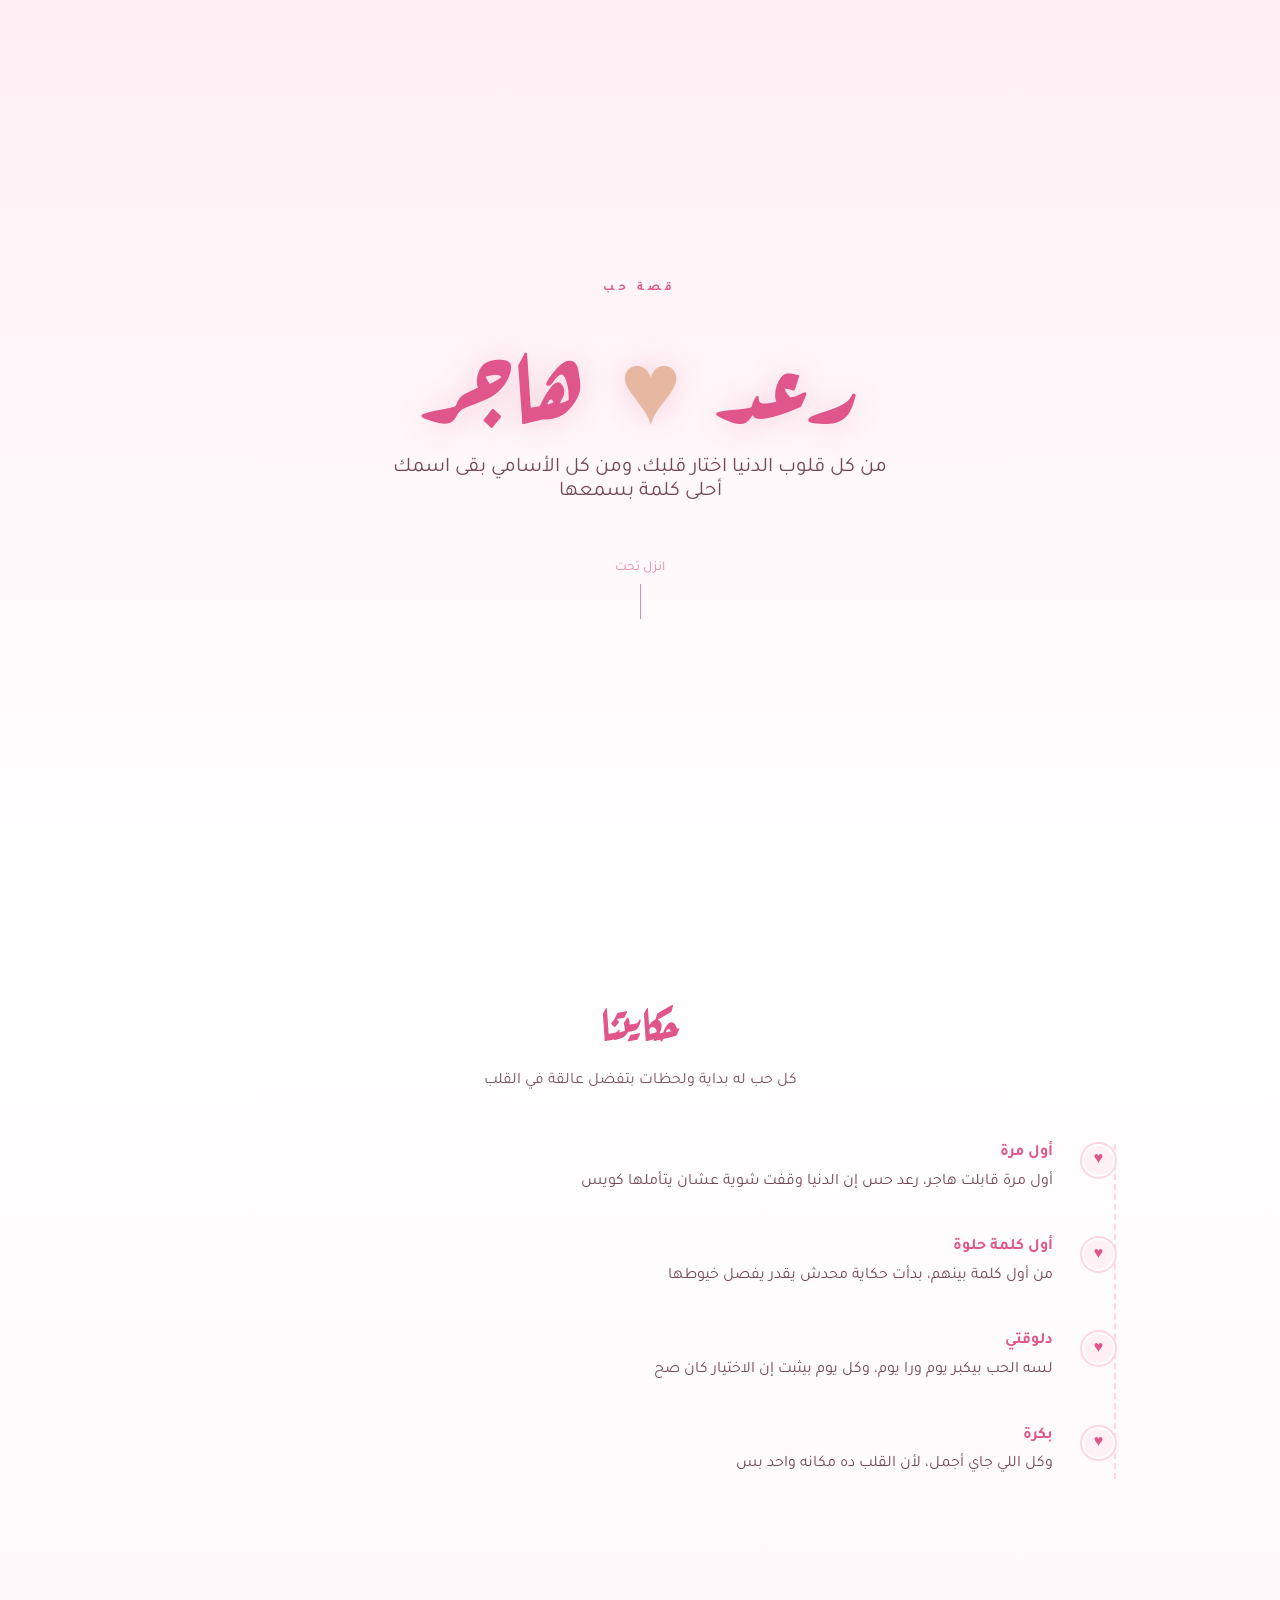
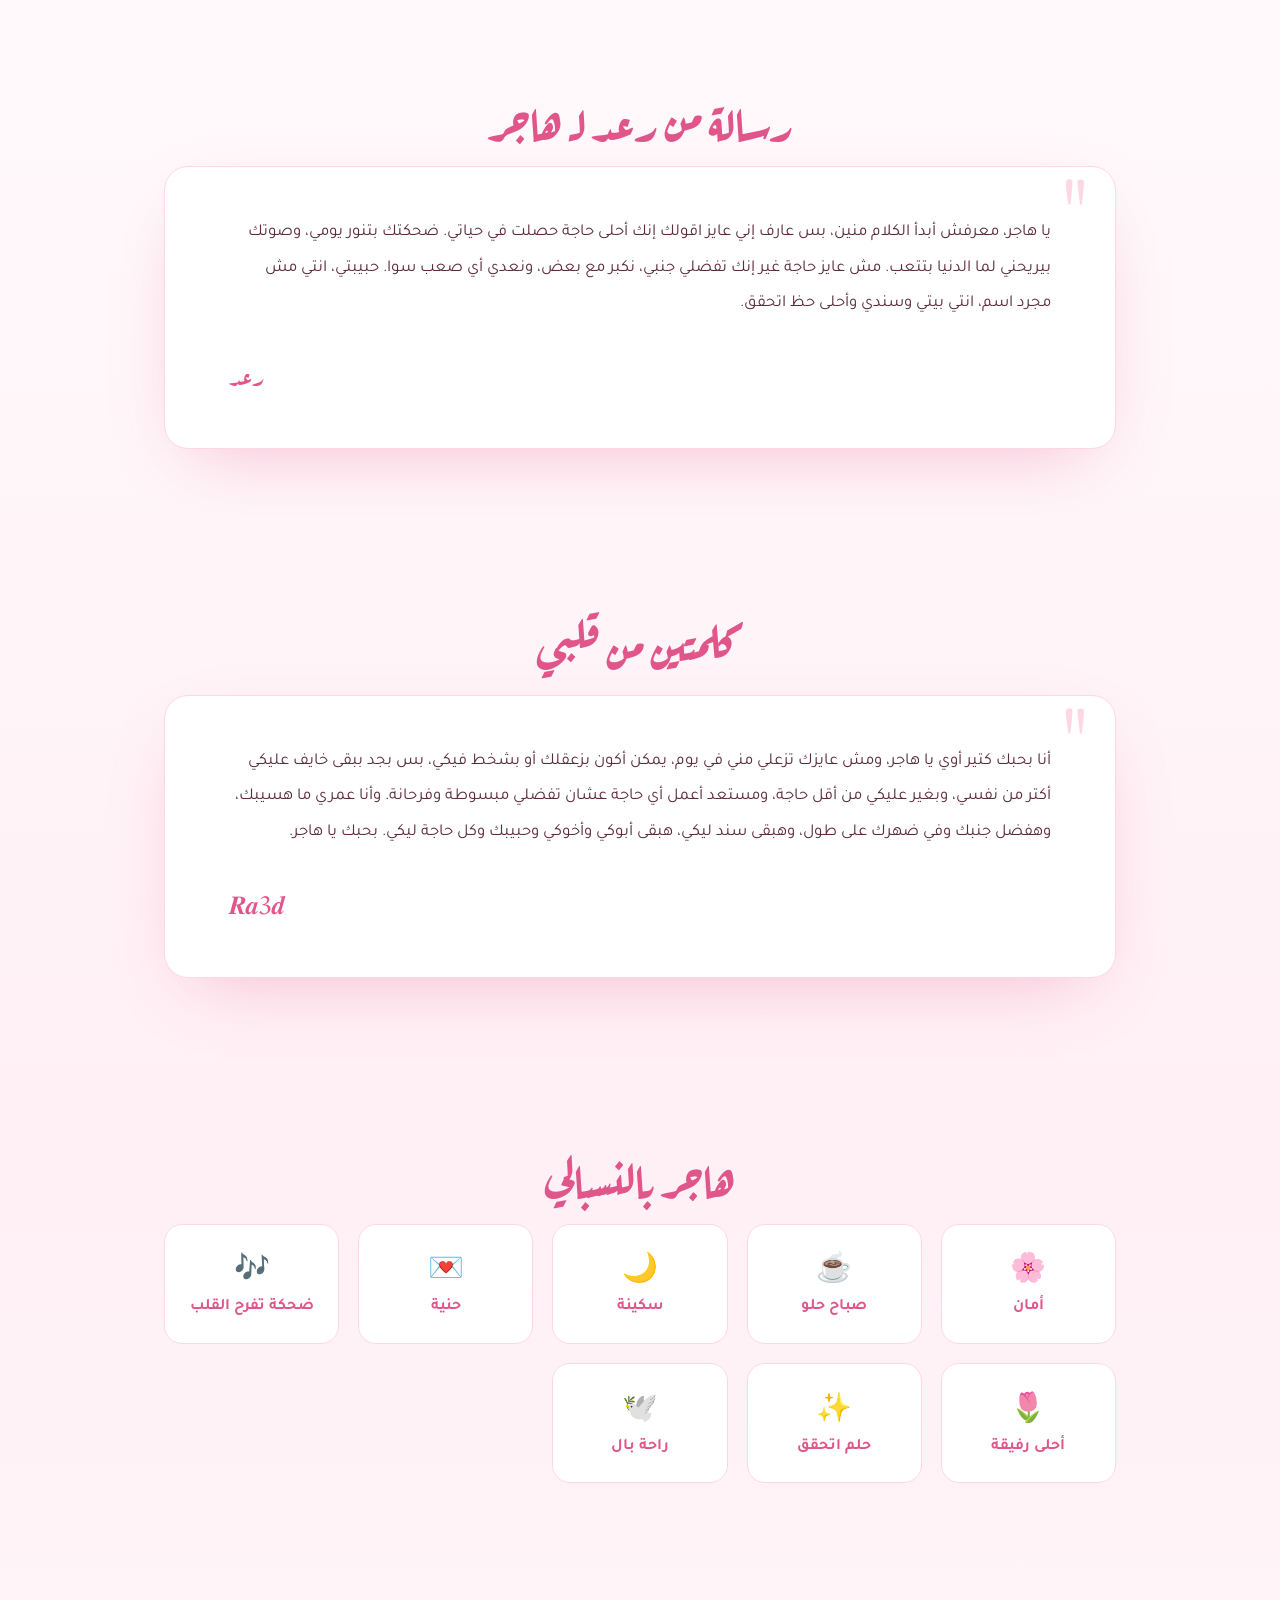
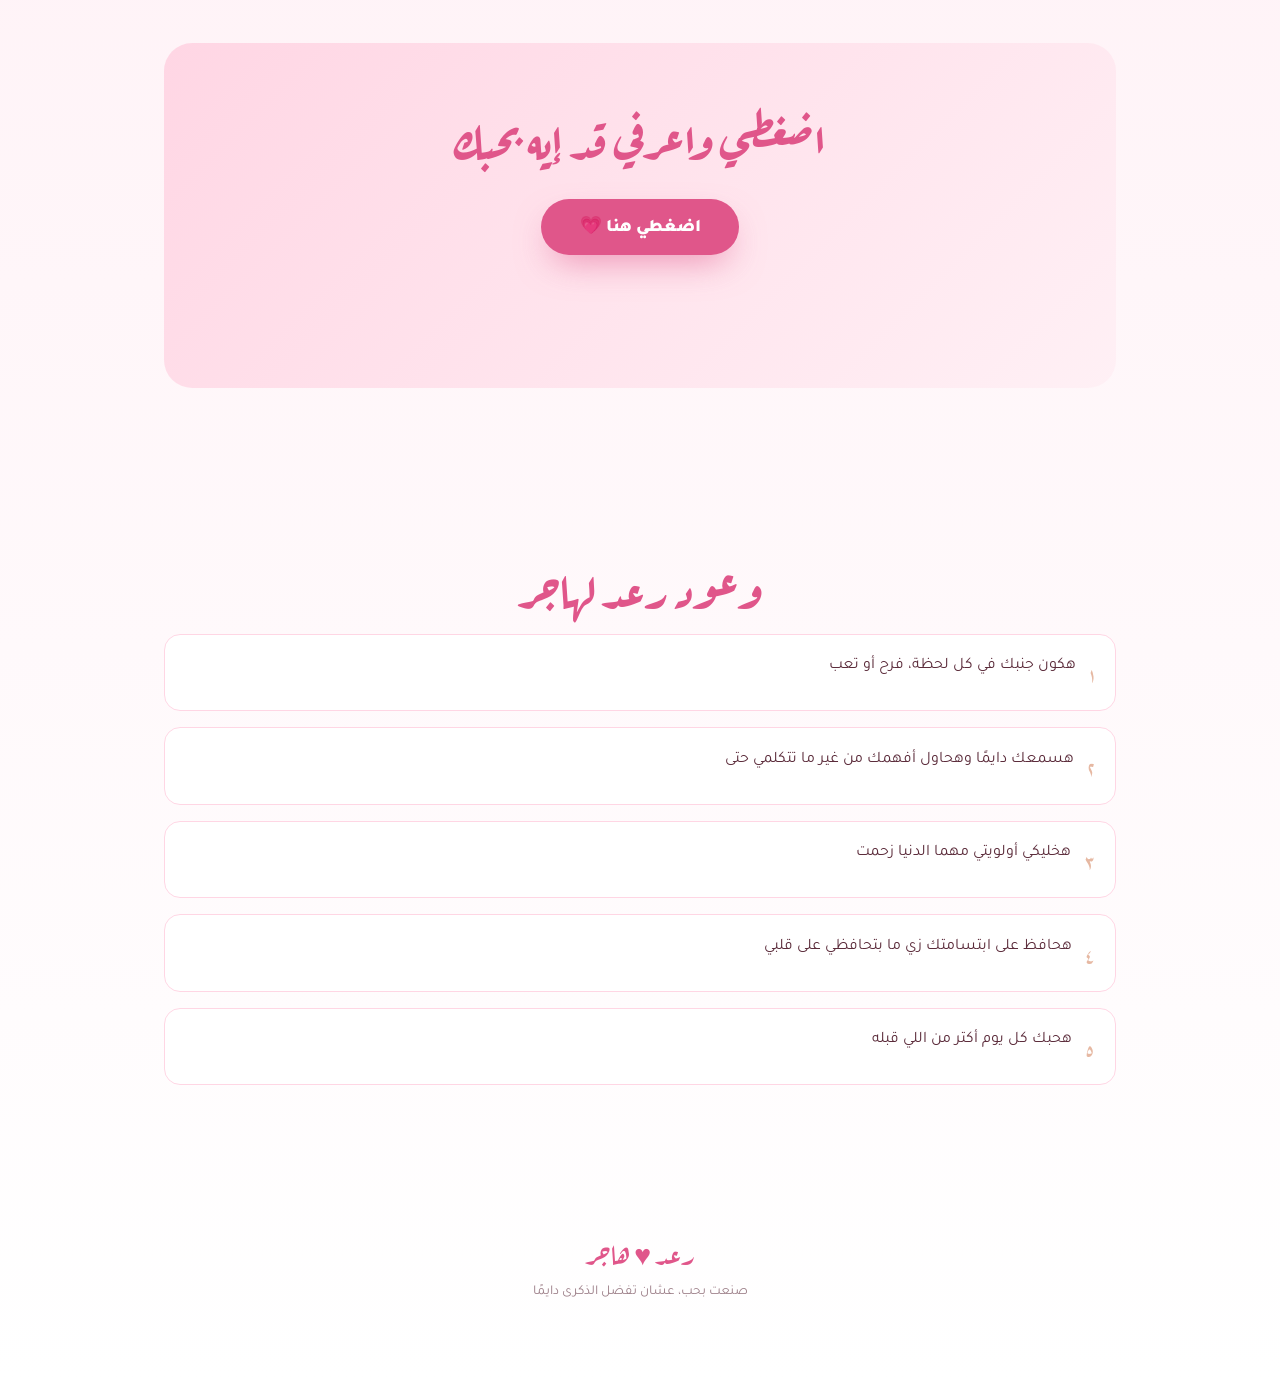
<file: index.html>
<!DOCTYPE html>
<html lang="ar" dir="rtl">
<head>
<meta charset="UTF-8">
<meta name="viewport" content="width=device-width, initial-scale=1.0">
<title>رعد و هاجر</title>
<link rel="preconnect" href="https://fonts.googleapis.com">
<link href="https://fonts.googleapis.com/css2?family=Aref+Ruqaa:wght@400;700&family=Tajawal:wght@300;400;500;700;900&display=swap" rel="stylesheet">
<link rel="stylesheet" href="style.css">
</head>
<body>

<canvas id="hearts"></canvas>

<div class="wrap">

  <section class="hero">
    <div class="eyebrow">قصة حب</div>
    <h1 class="names">رعد <span class="heart-connector">♥</span> هاجر</h1>
    <p class="hero-sub">من كل قلوب الدنيا اختار قلبك، ومن كل الأسامي بقى اسمك أحلى كلمة بسمعها</p>
    <div class="scroll-hint">انزل تحت<span></span></div>
  </section>

  <section id="story">
    <h2 class="section-title">حكايتنا</h2>
    <p class="section-lead">كل حب له بداية ولحظات بتفضل عالقة في القلب</p>
    <div class="timeline">
      <div class="t-item">
        <div class="t-title">أول مرة</div>
        <div class="t-text">أول مرة قابلت هاجر، رعد حس إن الدنيا وقفت شوية عشان يتأملها كويس</div>
      </div>
      <div class="t-item">
        <div class="t-title">أول كلمة حلوة</div>
        <div class="t-text">من أول كلمة بينهم، بدأت حكاية محدش يقدر يفصل خيوطها</div>
      </div>
      <div class="t-item">
        <div class="t-title">دلوقتي</div>
        <div class="t-text">لسه الحب بيكبر يوم ورا يوم، وكل يوم بيثبت إن الاختيار كان صح</div>
      </div>
      <div class="t-item">
        <div class="t-title">بكرة</div>
        <div class="t-text">وكل اللي جاي أجمل، لأن القلب ده مكانه واحد بس</div>
      </div>
    </div>
  </section>

  <section id="letter">
    <h2 class="section-title">رسالة من رعد لـ هاجر</h2>
    <div class="letter">
      يا هاجر، معرفش أبدأ الكلام منين، بس عارف إني عايز اقولك إنك أحلى حاجة حصلت في حياتي.
      ضحكتك بتنور يومي، وصوتك بيريحني لما الدنيا بتتعب. مش عايز حاجة غير إنك تفضلي جنبي،
      نكبر مع بعض، ونعدي أي صعب سوا. حبيبتي، انتي مش مجرد اسم، انتي بيتي وسندي وأحلى حظ اتحقق.
      <div class="sign">رعد</div>
    </div>
  </section>

  <section id="letter2">
    <h2 class="section-title">كلمتين من قلبي</h2>
    <div class="letter">
      أنا بحبك كتير أوي يا هاجر، ومش عايزك تزعلي مني في يوم، يمكن أكون بزعقلك أو بشخط فيكي،
      بس بجد ببقى خايف عليكي أكتر من نفسي، وبغير عليكي من أقل حاجة، ومستعد أعمل أي حاجة
      عشان تفضلي مبسوطة وفرحانة. وأنا عمري ما هسيبك، وهفضل جنبك وفي ضهرك على طول،
      وهبقى سند ليكي، هبقى أبوكي وأخوكي وحبيبك وكل حاجة ليكي. بحبك يا هاجر.
      <div class="sign">𝑹𝒂3𝒅</div>
    </div>
  </section>

  <section id="words">
    <h2 class="section-title">هاجر بالنسبالي</h2>
    <div class="word-grid">
      <div class="word-card"><span class="emoji">🌸</span><span class="word">أمان</span></div>
      <div class="word-card"><span class="emoji">☕</span><span class="word">صباح حلو</span></div>
      <div class="word-card"><span class="emoji">🌙</span><span class="word">سكينة</span></div>
      <div class="word-card"><span class="emoji">💌</span><span class="word">حنية</span></div>
      <div class="word-card"><span class="emoji">🎶</span><span class="word">ضحكة تفرح القلب</span></div>
      <div class="word-card"><span class="emoji">🌷</span><span class="word">أحلى رفيقة</span></div>
      <div class="word-card"><span class="emoji">✨</span><span class="word">حلم اتحقق</span></div>
      <div class="word-card"><span class="emoji">🕊️</span><span class="word">راحة بال</span></div>
    </div>
  </section>

  <section id="reveal">
    <div class="reveal-box">
      <h2 class="section-title" style="margin-bottom:1.5rem;">اضغطي واعرفي قد إيه بحبك</h2>
      <button class="press-btn" id="press">اضغطي هنا 💗</button>
      <div class="reveal-text" id="reveal-text"></div>
    </div>
  </section>

  <section id="promises">
    <h2 class="section-title">وعود رعد لهاجر</h2>
    <div class="promise-list">
      <div class="promise"><span class="num">١</span><span>هكون جنبك في كل لحظة، فرح أو تعب</span></div>
      <div class="promise"><span class="num">٢</span><span>هسمعك دايمًا وهحاول أفهمك من غير ما تتكلمي حتى</span></div>
      <div class="promise"><span class="num">٣</span><span>هخليكي أولويتي مهما الدنيا زحمت</span></div>
      <div class="promise"><span class="num">٤</span><span>هحافظ على ابتسامتك زي ما بتحافظي على قلبي</span></div>
      <div class="promise"><span class="num">٥</span><span>هحبك كل يوم أكتر من اللي قبله</span></div>
    </div>
  </section>

  <footer>
    <div class="names-small">رعد ♥ هاجر</div>
    <p>صنعت بحب، عشان تفضل الذكرى دايمًا</p>
  </footer>

</div>

<script src="script.js"></script>
</body>
</html>
</file>
<file: style.css>
:root{
  --pink-deep:#e0568a;
  --pink-mid:#ff8fb3;
  --pink-soft:#ffd6e4;
  --pink-pale:#fff0f5;
  --white:#ffffff;
  --gold:#e6b8a2;
  --ink:#5b2b3a;
}
*{margin:0;padding:0;box-sizing:border-box;}
html{scroll-behavior:smooth;}
body{
  font-family:'Tajawal',sans-serif;
  background:linear-gradient(180deg,var(--pink-pale),var(--white) 20%,var(--pink-pale) 60%, var(--white));
  color:var(--ink);
  overflow-x:hidden;
  position:relative;
}
#hearts{ position:fixed;inset:0;pointer-events:none;z-index:0; }
.wrap{position:relative;z-index:2;}
.hero{
  min-height:100vh; display:flex; flex-direction:column;
  align-items:center; justify-content:center; text-align:center;
  padding:2rem 1rem; position:relative;
}
.eyebrow{
  letter-spacing:.35em; font-size:.75rem; color:var(--pink-deep);
  font-weight:700; margin-bottom:1.2rem; text-transform:uppercase;
}
.names{
  font-family:'Aref Ruqaa',serif; font-size:clamp(3rem,10vw,6.5rem);
  line-height:1.15; color:var(--pink-deep);
  text-shadow:0 2px 30px rgba(224,86,138,.25); position:relative;
}
.heart-connector{
  display:inline-block; color:var(--gold); margin:0 .2em;
  animation:pulse 1.6s ease-in-out infinite; transform-origin:center;
}
@keyframes pulse{ 0%,100%{transform:scale(1);} 50%{transform:scale(1.25);} }
.hero-sub{
  margin-top:1.4rem; font-size:clamp(1rem,2vw,1.3rem);
  color:var(--ink); opacity:.85; max-width:32rem;
}
.scroll-hint{
  margin-top:3.5rem; font-size:.85rem; color:var(--pink-deep);
  display:flex; flex-direction:column; align-items:center; gap:.4rem; opacity:.7;
}
.scroll-hint span{
  width:1px;height:2.2rem; background:var(--pink-deep);
  animation:down 1.6s ease-in-out infinite;
}
@keyframes down{
  0%{transform:scaleY(0);opacity:0;transform-origin:top;}
  50%{transform:scaleY(1);opacity:1;transform-origin:top;}
  51%{transform-origin:bottom;}
  100%{transform:scaleY(0);opacity:0;transform-origin:bottom;}
}
section{ padding:5rem 1.5rem; max-width:1000px; margin:0 auto; position:relative; }
.section-title{
  font-family:'Aref Ruqaa',serif; font-size:clamp(2rem,5vw,3rem);
  color:var(--pink-deep); text-align:center; margin-bottom:.6rem;
}
.section-lead{
  text-align:center; max-width:36rem; margin:0 auto 3rem; opacity:.8; line-height:1.9;
}
.timeline{ position:relative; padding-right:2rem; border-right:2px dashed var(--pink-soft); }
.t-item{ position:relative; margin-bottom:2.6rem; padding-right:1.8rem; }
.t-item::before{
  content:'♥'; position:absolute; right:-2.05rem; top:0;
  color:var(--pink-deep); background:var(--pink-pale);
  width:1.8rem;height:1.8rem; border-radius:50%;
  display:flex;align-items:center;justify-content:center; font-size:1rem;
  border:2px solid var(--white); box-shadow:0 0 0 2px var(--pink-soft);
}
.t-title{font-weight:700;color:var(--pink-deep);margin-bottom:.3rem;}
.t-text{opacity:.85;line-height:1.8;}
.letter{
  background:var(--white); border-radius:24px;
  padding:3rem clamp(1.5rem,5vw,4rem);
  box-shadow:0 25px 70px -30px rgba(224,86,138,.4);
  border:1px solid var(--pink-soft); position:relative;
  line-height:2.1; font-size:1.05rem;
}
.letter::before{
  content:'"'; font-family:'Aref Ruqaa',serif; font-size:6rem;
  color:var(--pink-soft); position:absolute; top:-1rem; right:1.5rem; line-height:1;
}
.letter .sign{
  text-align:left; margin-top:1.6rem;
  font-family:'Aref Ruqaa',serif; font-size:1.6rem; color:var(--pink-deep);
}
.word-grid{
  display:grid; grid-template-columns:repeat(auto-fit,minmax(160px,1fr)); gap:1.2rem;
}
.word-card{
  background:var(--white); border:1px solid var(--pink-soft); border-radius:18px;
  padding:1.6rem 1rem; text-align:center;
  transition:transform .3s, box-shadow .3s, background .3s; cursor:default;
}
.word-card:hover{
  transform:translateY(-6px) rotate(-1deg);
  box-shadow:0 18px 40px -18px rgba(224,86,138,.45); background:var(--pink-pale);
}
.word-card .emoji{font-size:1.8rem;display:block;margin-bottom:.5rem;}
.word-card .word{font-weight:700;color:var(--pink-deep);}
.reveal-box{
  text-align:center; background:linear-gradient(135deg,var(--pink-soft),var(--pink-pale));
  border-radius:28px; padding:3.5rem 1.5rem;
}
.press-btn{
  font-family:'Tajawal',sans-serif; font-weight:900; font-size:1.1rem;
  border:none; border-radius:999px; padding:1rem 2.4rem;
  background:var(--pink-deep); color:#fff; cursor:pointer;
  box-shadow:0 15px 35px -10px rgba(224,86,138,.6); transition:transform .2s;
}
.press-btn:hover{transform:scale(1.05);}
.press-btn:active{transform:scale(.96);}
.reveal-text{
  margin-top:1.8rem; font-family:'Aref Ruqaa',serif;
  font-size:clamp(1.3rem,3vw,1.9rem); color:var(--pink-deep);
  min-height:3rem; opacity:0; transition:opacity .5s;
}
.reveal-text.show{opacity:1;}
.promise-list{ display:flex; flex-direction:column; gap:1rem; }
.promise{
  display:flex; align-items:flex-start; gap:.9rem;
  background:var(--white); border:1px solid var(--pink-soft);
  border-radius:16px; padding:1.1rem 1.3rem; line-height:1.8;
}
.promise .num{ flex:none; color:var(--gold); font-family:'Aref Ruqaa',serif; font-size:1.4rem; }
footer{ text-align:center; padding:4rem 1.5rem 5rem; }
footer .names-small{ font-family:'Aref Ruqaa',serif; font-size:1.8rem; color:var(--pink-deep); }
footer p{opacity:.6;margin-top:.6rem;font-size:.85rem;}
@media (prefers-reduced-motion: reduce){
  .heart-connector,.scroll-hint span{animation:none;}
}
</file>
